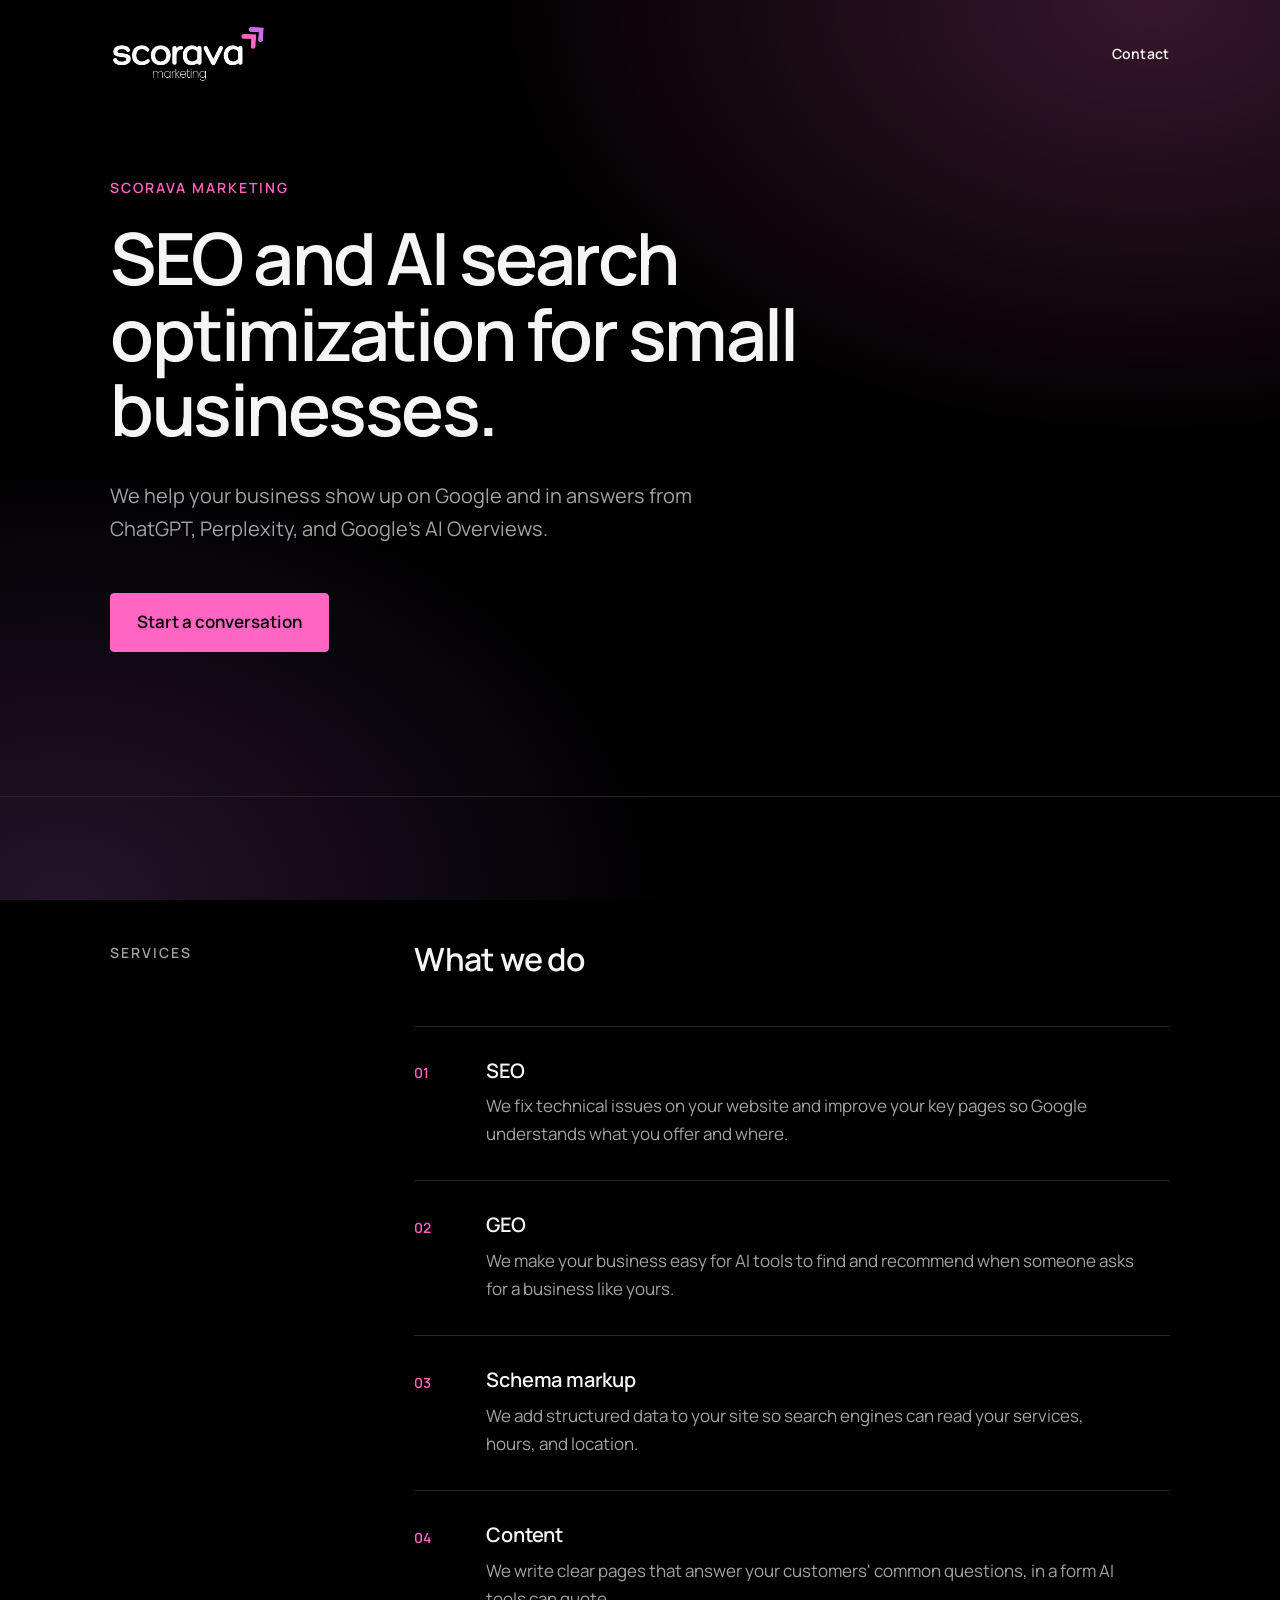
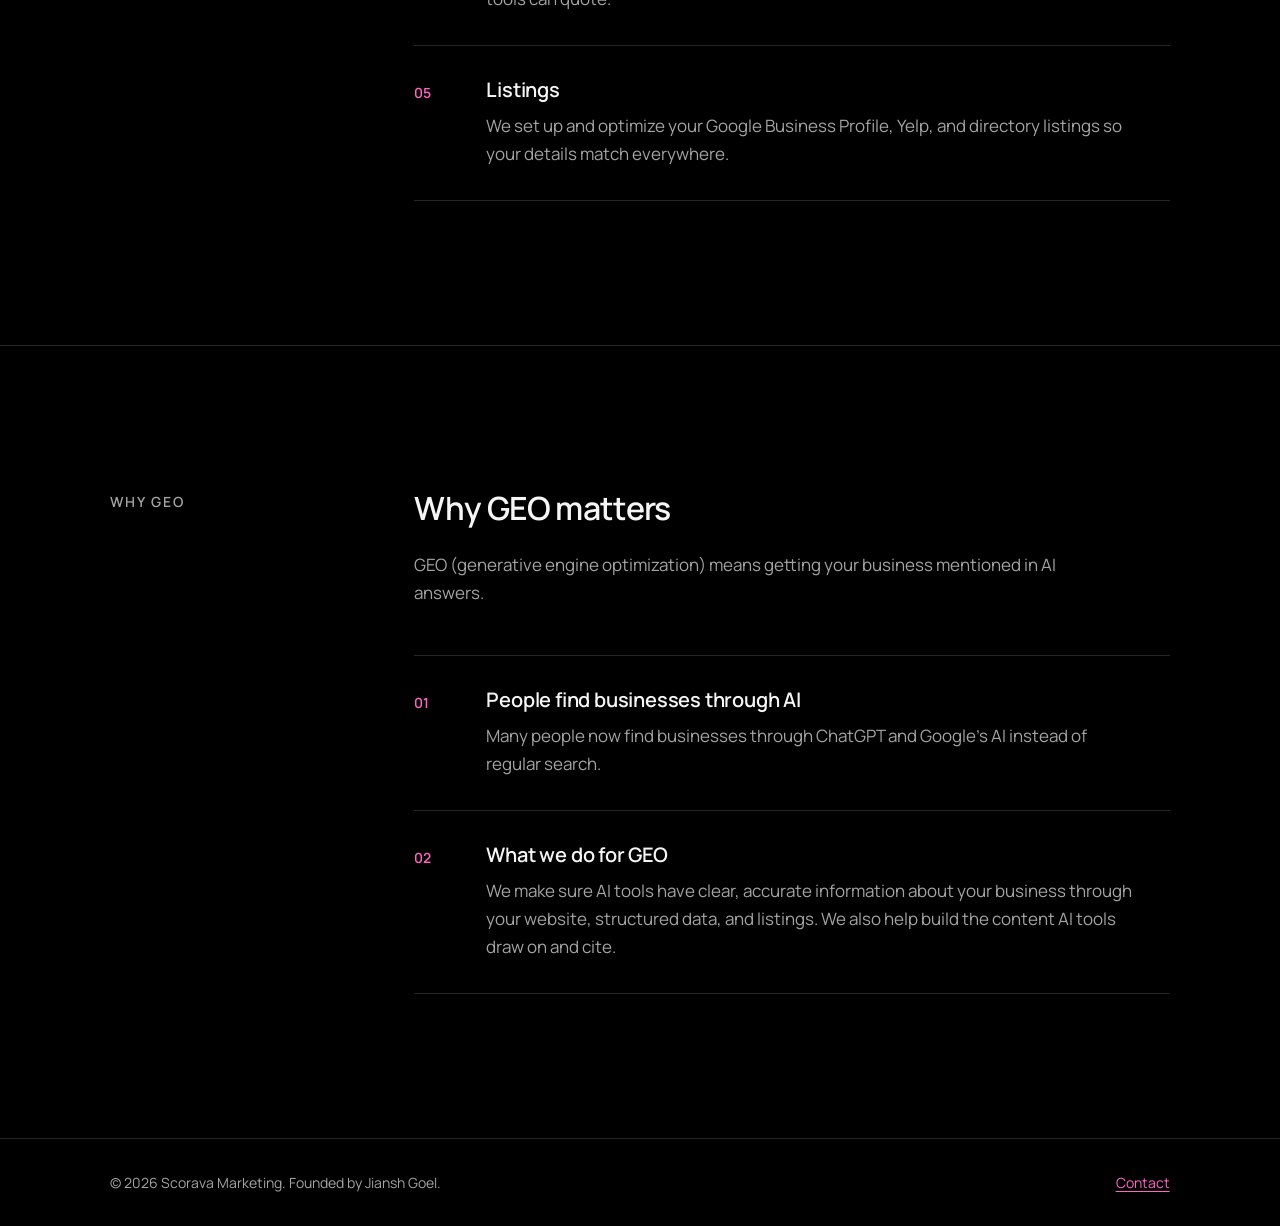
<file: index.html>
<!DOCTYPE html>
<html lang="en">
<head>
  <meta charset="utf-8">
  <meta name="viewport" content="width=device-width, initial-scale=1">
  <title>Scorava Marketing | SEO and AI Search for Small Businesses</title>
  <meta name="description" content="Scorava Marketing helps small businesses get found on Google and in AI tools like ChatGPT, Perplexity, and Google's AI Overviews.">
  <link rel="canonical" href="https://scorava.com/">

  <meta property="og:type" content="website">
  <meta property="og:site_name" content="Scorava Marketing">
  <meta property="og:title" content="Scorava Marketing | SEO and AI Search for Small Businesses">
  <meta property="og:description" content="We help small businesses get found on Google and in AI tools like ChatGPT, Perplexity, and Google's AI Overviews.">
  <meta property="og:url" content="https://scorava.com/">
  <meta property="og:image" content="https://scorava.com/images/og-image.png">
  <meta property="og:image:alt" content="Scorava Marketing logo: the word scorava with two upward arrows in pink and violet, on black.">
  <meta name="twitter:card" content="summary_large_image">
  <meta name="theme-color" content="#000000">

  <link rel="icon" href="favicon.ico" sizes="32x32">
  <link rel="icon" href="images/favicon-32.png" type="image/png">
  <link rel="apple-touch-icon" href="images/apple-touch-icon.png">

  <link rel="preconnect" href="https://fonts.googleapis.com">
  <link rel="preconnect" href="https://fonts.gstatic.com" crossorigin>
  <link rel="stylesheet" href="https://fonts.googleapis.com/css2?family=Manrope:wght@400;600&display=swap">
  <link rel="stylesheet" href="css/style.css">

  <script type="application/ld+json">
  {
    "@context": "https://schema.org",
    "@type": "ProfessionalService",
    "name": "Scorava Marketing",
    "url": "https://scorava.com",
    "logo": "https://scorava.com/images/scorava-logo.png",
    "image": "https://scorava.com/images/og-image.png",
    "description": "Search engine optimization and generative engine optimization for small businesses.",
    "email": "jianshgoel@gmail.com",
    "founder": {
      "@type": "Person",
      "name": "Jiansh Goel"
    }
  }
  </script>
</head>
<body>
  <a class="skip-link" href="#main">Skip to content</a>

  <header class="site-header">
    <div class="container">
      <a class="logo" href="./">
        <img src="images/scorava-logo.png" width="300" height="115" alt="Scorava Marketing home">
      </a>
      <nav class="site-nav" aria-label="Main">
        <a class="nav-link" href="contact/">Contact</a>
      </nav>
    </div>
  </header>

  <main id="main">
    <section class="hero" aria-labelledby="hero-heading">
      <div class="container">
        <h1 id="hero-heading">
          <span class="hero-name">Scorava Marketing</span>
          <span class="hero-headline">SEO and AI search optimization for small businesses.</span>
        </h1>
        <p class="hero-lede">We help your business show up on Google and in answers from ChatGPT, Perplexity, and Google's AI Overviews.</p>
        <a class="button" href="contact/">Start a conversation</a>
      </div>
    </section>

    <section class="section" aria-labelledby="services-heading">
      <div class="container section-grid">
        <p class="section-label">Services</p>
        <div>
          <h2 class="section-title" id="services-heading">What we do</h2>
          <ol class="item-list">
            <li>
              <h3>SEO</h3>
              <p>We fix technical issues on your website and improve your key pages so Google understands what you offer and where.</p>
            </li>
            <li>
              <h3>GEO</h3>
              <p>We make your business easy for AI tools to find and recommend when someone asks for a business like yours.</p>
            </li>
            <li>
              <h3>Schema markup</h3>
              <p>We add structured data to your site so search engines can read your services, hours, and location.</p>
            </li>
            <li>
              <h3>Content</h3>
              <p>We write clear pages that answer your customers' common questions, in a form AI tools can quote.</p>
            </li>
            <li>
              <h3>Listings</h3>
              <p>We set up and optimize your Google Business Profile, Yelp, and directory listings so your details match everywhere.</p>
            </li>
          </ol>
        </div>
      </div>
    </section>

    <section class="section" aria-labelledby="geo-heading">
      <div class="container section-grid">
        <p class="section-label">Why GEO</p>
        <div>
          <h2 class="section-title" id="geo-heading">Why GEO matters</h2>
          <p class="section-intro">GEO (generative engine optimization) means getting your business mentioned in AI answers.</p>
          <ol class="item-list">
            <li>
              <h3>People find businesses through AI</h3>
              <p>Many people now find businesses through ChatGPT and Google's AI instead of regular search.</p>
            </li>
            <li>
              <h3>What we do for GEO</h3>
              <p>We make sure AI tools have clear, accurate information about your business through your website, structured data, and listings. We also help build the content AI tools draw on and cite.</p>
            </li>
          </ol>
        </div>
      </div>
    </section>
  </main>

  <footer class="site-footer">
    <div class="container">
      <p>&copy; 2026 Scorava Marketing. Founded by Jiansh Goel.</p>
      <div class="footer-links">
        <a href="contact/">Contact</a>
      </div>
    </div>
  </footer>
</body>
</html>
</file>
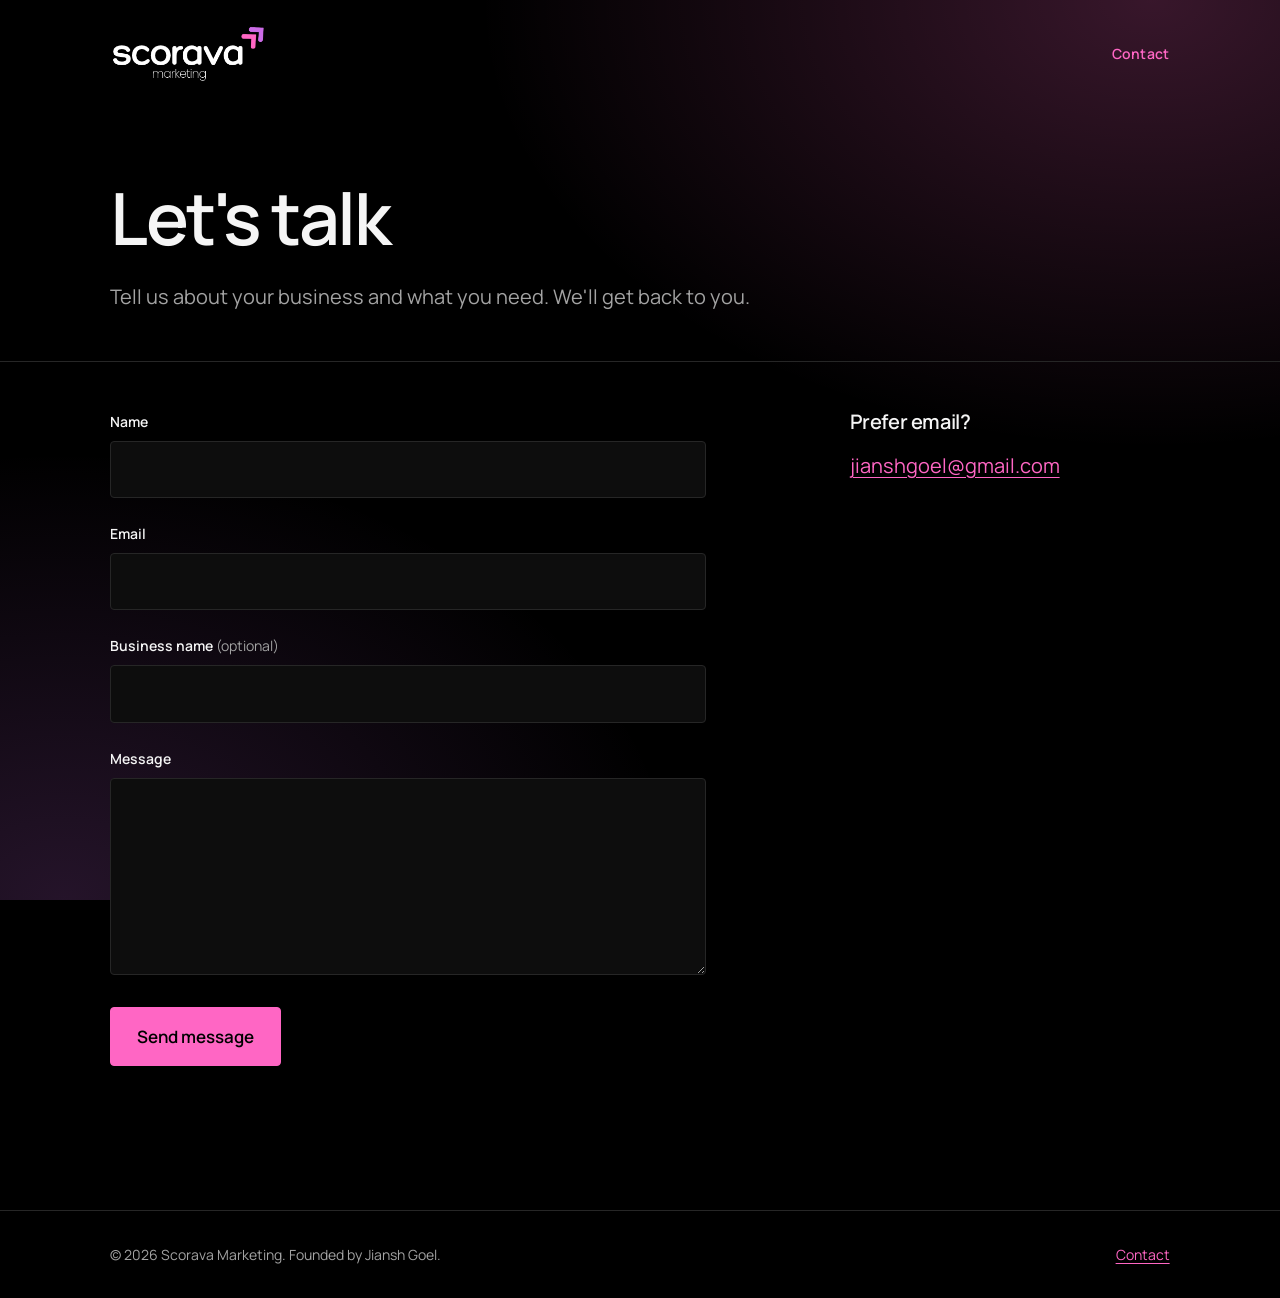
<file: contact/index.html>
<!DOCTYPE html>
<html lang="en">
<head>
  <meta charset="utf-8">
  <meta name="viewport" content="width=device-width, initial-scale=1">
  <title>Contact | Scorava Marketing</title>
  <meta name="description" content="Get in touch with Scorava Marketing about SEO and AI search visibility for your small business.">
  <link rel="canonical" href="https://scorava.com/contact/">

  <meta property="og:type" content="website">
  <meta property="og:site_name" content="Scorava Marketing">
  <meta property="og:title" content="Contact | Scorava Marketing">
  <meta property="og:description" content="Get in touch with Scorava Marketing about SEO and AI search visibility for your small business.">
  <meta property="og:url" content="https://scorava.com/contact/">
  <meta property="og:image" content="https://scorava.com/images/og-image.png">
  <meta property="og:image:alt" content="Scorava Marketing logo: the word scorava with two upward arrows in pink and violet, on black.">
  <meta name="twitter:card" content="summary_large_image">
  <meta name="theme-color" content="#000000">

  <link rel="icon" href="../favicon.ico" sizes="32x32">
  <link rel="icon" href="../images/favicon-32.png" type="image/png">
  <link rel="apple-touch-icon" href="../images/apple-touch-icon.png">

  <link rel="preconnect" href="https://fonts.googleapis.com">
  <link rel="preconnect" href="https://fonts.gstatic.com" crossorigin>
  <link rel="stylesheet" href="https://fonts.googleapis.com/css2?family=Manrope:wght@400;600&display=swap">
  <link rel="stylesheet" href="../css/style.css">
</head>
<body>
  <a class="skip-link" href="#main">Skip to content</a>

  <header class="site-header">
    <div class="container">
      <a class="logo" href="../">
        <img src="../images/scorava-logo.png" width="300" height="115" alt="Scorava Marketing home">
      </a>
      <nav class="site-nav" aria-label="Main">
        <a class="nav-link" href="./" aria-current="page">Contact</a>
      </nav>
    </div>
  </header>

  <main id="main">
    <section class="page-intro" aria-labelledby="contact-heading">
      <div class="container">
        <h1 class="page-title" id="contact-heading">Let's talk</h1>
        <p class="page-lede">Tell us about your business and what you need. We'll get back to you.</p>
      </div>
    </section>

    <div class="container contact-grid">
      <!-- FORMSPREE: Submissions go to form xwllpeby. Change the ID in the action URL to use a different form. -->
      <form class="contact-form" action="https://formspree.io/f/xwllpeby" method="POST">
        <div class="field">
          <label for="name">Name</label>
          <input id="name" name="name" type="text" autocomplete="name" required>
        </div>
        <div class="field">
          <label for="email">Email</label>
          <input id="email" name="email" type="email" autocomplete="email" required>
        </div>
        <div class="field">
          <label for="business">Business name <span class="optional">(optional)</span></label>
          <input id="business" name="business" type="text" autocomplete="organization">
        </div>
        <div class="field">
          <label for="message">Message</label>
          <textarea id="message" name="message" rows="6" required></textarea>
        </div>
        <input type="hidden" name="_subject" value="New inquiry from scorava.com">
        <!-- Spam trap for bots. Leave empty and hidden. -->
        <div class="hidden-field" aria-hidden="true">
          <label for="gotcha">Leave this field empty</label>
          <input id="gotcha" name="_gotcha" type="text" tabindex="-1" autocomplete="off">
        </div>
        <button class="button" type="submit">Send message</button>
      </form>

      <aside class="contact-aside" aria-labelledby="email-heading">
        <h2 id="email-heading">Prefer email?</h2>
        <!--
          CONTACT EMAIL: This is a temporary address. Swap it for a business email later.
          Change both the href and the visible text below.
          (The same address also appears in the JSON-LD schema in /index.html.)
        -->
        <a class="email" href="mailto:jianshgoel@gmail.com">jianshgoel@gmail.com</a>
      </aside>
    </div>
  </main>

  <footer class="site-footer">
    <div class="container">
      <p>&copy; 2026 Scorava Marketing. Founded by Jiansh Goel.</p>
      <div class="footer-links">
        <a href="./">Contact</a>
      </div>
    </div>
  </footer>
</body>
</html>
</file>
<file: css/style.css>
/* ==========================================================================
   Scorava Marketing
   All colors and spacing live here. Tweak these first.
   ========================================================================== */

:root {
  /* Colors (accents taken from the logo) */
  --color-bg: #000000;          /* matches the logo background */
  --color-surface: #0d0d0d;     /* form fields */
  --color-border: #262626;      /* divider lines, field borders */
  --color-text: #f5f5f5;        /* primary text */
  --color-muted: #a3a3a3;       /* secondary text */
  --color-accent: #ff66c4;      /* logo pink: button, links, small details */
  --color-accent-2: #cb6ce6;    /* logo violet: hover and focus only */
  --color-on-accent: #000000;   /* text on the accent button */
  --glow-pink: rgb(255 102 196 / 0.22);   /* background glow, top right */
  --glow-violet: rgb(203 108 230 / 0.18); /* background glow, bottom left */

  /* Type */
  --font-sans: "Manrope", system-ui, -apple-system, "Segoe UI", Roboto, sans-serif;
  --weight-regular: 400;
  --weight-semibold: 600;
  --text-sm: 0.875rem;
  --text-base: 1.0625rem;
  --text-lg: 1.25rem;
  --text-xl: clamp(1.5rem, 1.2rem + 1.2vw, 2rem);
  --text-hero: clamp(2.25rem, 1.4rem + 4vw, 4.5rem);
  --measure: 65ch;

  /* Spacing */
  --space-1: 0.5rem;
  --space-2: 1rem;
  --space-3: 1.5rem;
  --space-4: 2rem;
  --space-5: 3rem;
  --space-6: 4.5rem;
  --space-7: clamp(5rem, 3rem + 8vw, 9rem);
  --gutter: clamp(1.25rem, 0.5rem + 3vw, 3rem);
  --max-width: 72rem;

  /* Details */
  --radius: 4px;
  --transition: 160ms ease;
}

/* Base
   ========================================================================== */

*,
*::before,
*::after {
  box-sizing: border-box;
}

html {
  -webkit-text-size-adjust: 100%;
}

body {
  margin: 0;
  background: var(--color-bg);
  color: var(--color-text);
  font-family: var(--font-sans);
  font-size: var(--text-base);
  font-weight: var(--weight-regular);
  line-height: 1.65;
  -webkit-font-smoothing: antialiased;
  display: flex;
  flex-direction: column;
  min-height: 100vh;
}

main {
  flex: 1;
}

/* Calm background glow in the logo colors. Sits behind everything. */
body::before {
  content: "";
  position: fixed;
  inset: 0;
  z-index: -1;
  pointer-events: none;
  background:
    radial-gradient(ellipse min(60rem, 120vw) min(40rem, 80vh) at 90% 0%, var(--glow-pink), transparent 70%),
    radial-gradient(ellipse min(55rem, 110vw) min(40rem, 80vh) at 5% 100%, var(--glow-violet), transparent 70%);
}

img {
  display: block;
  max-width: 100%;
  height: auto;
}

h1,
h2,
h3 {
  margin: 0;
  font-weight: var(--weight-semibold);
  line-height: 1.15;
  letter-spacing: -0.02em;
}

p {
  margin: 0;
}

a {
  color: var(--color-accent);
  text-decoration: underline;
  text-decoration-thickness: 1px;
  text-underline-offset: 0.2em;
  transition: color var(--transition);
}

a:hover {
  color: var(--color-accent-2);
}

:focus-visible {
  outline: 2px solid var(--color-accent-2);
  outline-offset: 3px;
}

.skip-link {
  position: absolute;
  left: var(--gutter);
  top: -100px;
  padding: var(--space-1) var(--space-2);
  background: var(--color-accent);
  color: var(--color-on-accent);
}

.skip-link:focus {
  top: var(--space-2);
}

.container {
  width: 100%;
  max-width: var(--max-width);
  margin-inline: auto;
  padding-inline: var(--gutter);
}

/* Header
   ========================================================================== */

.site-header .container {
  display: flex;
  align-items: center;
  justify-content: space-between;
  gap: var(--space-3);
  padding-block: var(--space-3);
}

.site-header .logo img {
  width: auto;
  height: 48px;
}

.site-nav {
  display: flex;
  gap: var(--space-4);
}

.nav-link {
  color: var(--color-text);
  font-size: var(--text-sm);
  font-weight: var(--weight-semibold);
  text-decoration: none;
  letter-spacing: 0.02em;
}

.nav-link:hover,
.nav-link[aria-current="page"] {
  color: var(--color-accent);
}

/* Hero
   ========================================================================== */

.hero {
  padding-block: var(--space-6) var(--space-7);
}

.hero-name {
  display: block;
  margin-bottom: var(--space-3);
  color: var(--color-accent);
  font-size: var(--text-sm);
  font-weight: var(--weight-semibold);
  letter-spacing: 0.14em;
  text-transform: uppercase;
}

.hero-headline {
  display: block;
  max-width: 18ch;
  font-size: var(--text-hero);
  line-height: 1.05;
  letter-spacing: -0.035em;
}

.hero-lede {
  max-width: 52ch;
  margin-top: var(--space-4);
  color: var(--color-muted);
  font-size: var(--text-lg);
}

.button {
  display: inline-block;
  margin-top: var(--space-5);
  padding: 0.9rem 1.6rem;
  border: 1px solid var(--color-accent);
  border-radius: var(--radius);
  background: var(--color-accent);
  color: var(--color-on-accent);
  font: inherit;
  font-size: var(--text-base);
  font-weight: var(--weight-semibold);
  text-decoration: none;
  cursor: pointer;
  transition: background-color var(--transition), border-color var(--transition), color var(--transition);
}

.button:hover {
  border-color: var(--color-accent-2);
  background: var(--color-accent-2);
  color: var(--color-on-accent);
}

/* Sections
   ========================================================================== */

.section {
  padding-block: var(--space-7);
  border-top: 1px solid var(--color-border);
}

.section-grid {
  display: grid;
  gap: var(--space-4);
}

.section-label {
  color: var(--color-muted);
  font-size: var(--text-sm);
  font-weight: var(--weight-semibold);
  letter-spacing: 0.14em;
  text-transform: uppercase;
}

.section-title {
  max-width: 24ch;
  font-size: var(--text-xl);
}

.section-intro {
  max-width: var(--measure);
  margin-top: var(--space-3);
  color: var(--color-muted);
}

/* Lists of items (services, GEO points) */
.item-list {
  margin: var(--space-5) 0 0;
  padding: 0;
  list-style: none;
  counter-reset: item;
}

.item-list li {
  display: grid;
  gap: var(--space-1);
  padding-block: var(--space-4);
  border-top: 1px solid var(--color-border);
  counter-increment: item;
}

.item-list li:last-child {
  border-bottom: 1px solid var(--color-border);
}

.item-list li::before {
  content: counter(item, decimal-leading-zero);
  color: var(--color-accent);
  font-size: var(--text-sm);
  font-weight: var(--weight-semibold);
}

.item-list h3 {
  font-size: var(--text-lg);
  letter-spacing: -0.01em;
}

.item-list p {
  max-width: var(--measure);
  color: var(--color-muted);
}

/* Contact page
   ========================================================================== */

.page-intro {
  padding-block: var(--space-6) var(--space-5);
  border-bottom: 1px solid var(--color-border);
}

.page-title {
  font-size: var(--text-hero);
  line-height: 1.05;
  letter-spacing: -0.035em;
}

.page-lede {
  max-width: var(--measure);
  margin-top: var(--space-3);
  color: var(--color-muted);
  font-size: var(--text-lg);
}

.contact-grid {
  display: grid;
  gap: var(--space-6);
  padding-block: var(--space-5) var(--space-7);
}

.contact-form {
  display: grid;
  gap: var(--space-3);
  max-width: 40rem;
}

.field {
  display: grid;
  gap: var(--space-1);
}

.field label {
  font-size: var(--text-sm);
  font-weight: var(--weight-semibold);
}

.field .optional {
  color: var(--color-muted);
  font-weight: var(--weight-regular);
}

.field input,
.field textarea {
  width: 100%;
  padding: 0.85rem 1rem;
  border: 1px solid var(--color-border);
  border-radius: var(--radius);
  background: var(--color-surface);
  color: var(--color-text);
  font: inherit;
  transition: border-color var(--transition);
}

.field textarea {
  min-height: 10rem;
  resize: vertical;
}

.field input:hover,
.field textarea:hover {
  border-color: #3d3d3d;
}

.field input:focus,
.field textarea:focus {
  border-color: var(--color-accent);
  outline: 1px solid var(--color-accent);
  outline-offset: 0;
}

.contact-form .button {
  justify-self: start;
  margin-top: var(--space-1);
}

.hidden-field {
  position: absolute;
  left: -9999px;
}

.contact-aside h2 {
  font-size: var(--text-lg);
}

.contact-aside p {
  margin-top: var(--space-1);
  color: var(--color-muted);
}

.contact-aside .email {
  display: inline-block;
  margin-top: var(--space-2);
  font-size: var(--text-lg);
  word-break: break-word;
}

/* Footer
   ========================================================================== */

.site-footer {
  border-top: 1px solid var(--color-border);
}

.site-footer .container {
  display: flex;
  flex-wrap: wrap;
  align-items: center;
  justify-content: space-between;
  gap: var(--space-2);
  padding-block: var(--space-4);
  color: var(--color-muted);
  font-size: var(--text-sm);
}

.footer-links {
  display: flex;
  gap: var(--space-3);
}

/* Tablet and up
   ========================================================================== */

@media (min-width: 48rem) {
  .site-header .logo img {
    height: 60px;
  }

  .section-grid {
    grid-template-columns: 12rem 1fr;
    gap: var(--space-5);
  }

  .item-list li {
    grid-template-columns: 3rem 1fr;
    column-gap: var(--space-3);
  }

  .item-list li > * {
    grid-column: 2;
  }

  .item-list li::before {
    grid-column: 1;
    grid-row: 1;
    padding-top: 0.2em;
  }

  .contact-grid {
    grid-template-columns: 1fr 16rem;
  }
}

/* Desktop
   ========================================================================== */

@media (min-width: 64rem) {
  .section-grid {
    grid-template-columns: 16rem 1fr;
  }

  .contact-grid {
    grid-template-columns: 1fr 20rem;
    gap: var(--space-7);
  }
}

@media (prefers-reduced-motion: reduce) {
  * {
    transition: none !important;
  }
}
</file>
